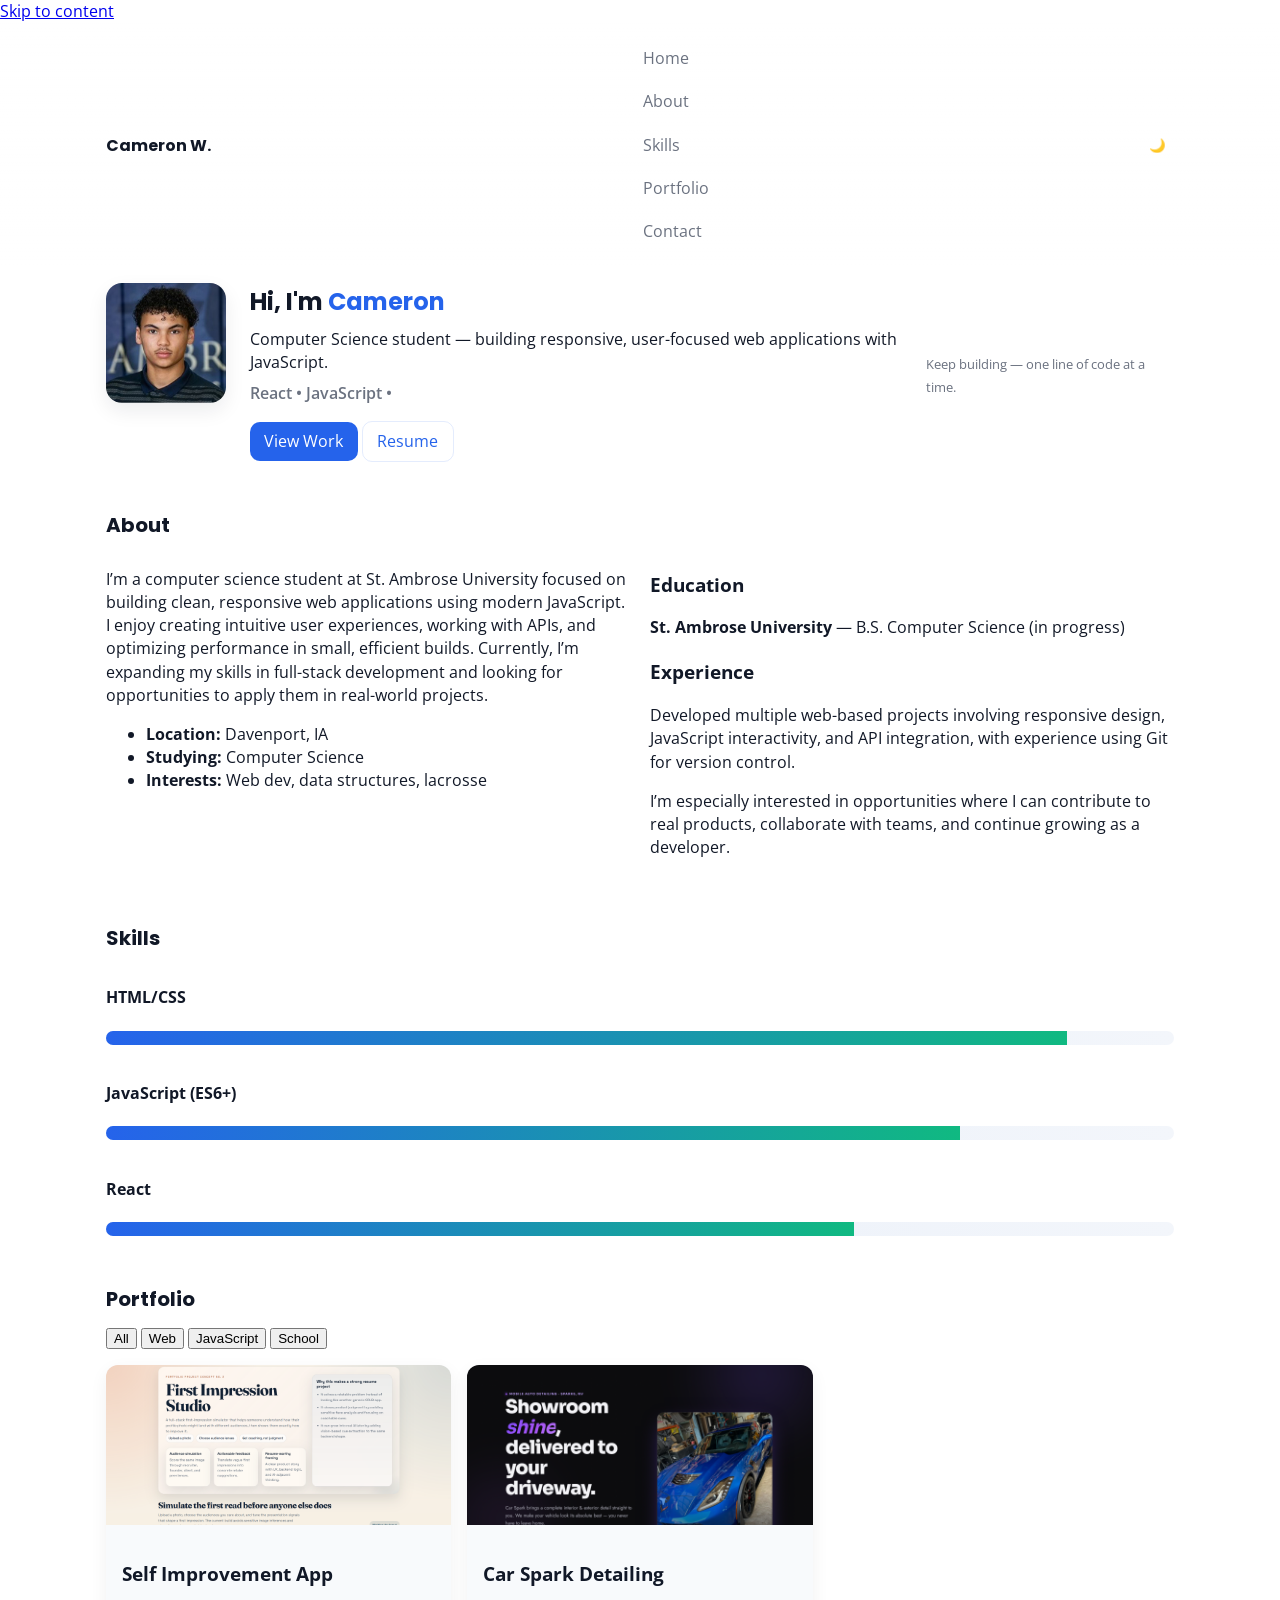
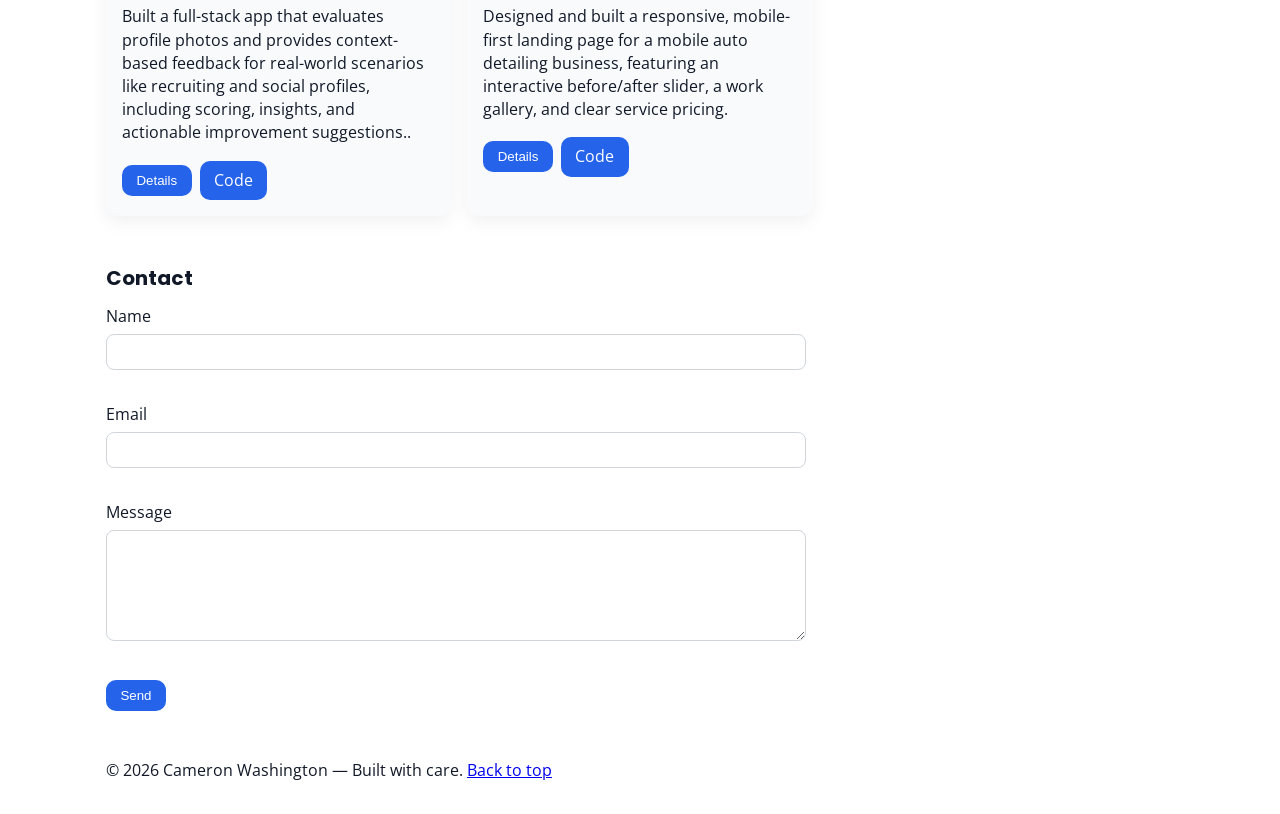
<file: index.html>
<!doctype html>
<html lang="en">
<head>
  <meta charset="utf-8" />
  <meta name="viewport" content="width=device-width,initial-scale=1" />
  <title>Cameron Washington — Portfolio</title>
  <meta name="description" content="Personal portfolio — projects, skills, contact.">
  <link rel="preconnect" href="https://fonts.googleapis.com">
  <link href="https://fonts.googleapis.com/css2?family=Inter:wght@300;400;600&family=Poppins:wght@600;700&family=Open+Sans:wght@400;600&display=swap" rel="stylesheet">
  <link rel="stylesheet" href="css/style.css">
  <link rel="stylesheet" href="css/animations.css">
  <link rel="stylesheet" href="css/responsive.css">
</head>
<body class="theme--light">
  <a class="skip-link" href="#main">Skip to content</a>

  <header class="site-header">
    <nav class="nav container" aria-label="Main navigation">
      <a href="#hero" class="nav__brand">Cameron W.</a>
      <button id="nav-toggle" class="nav__toggle" aria-expanded="false" aria-controls="nav-list">Menu</button>
      <ul id="nav-list" class="nav__list">
        <li class="nav__item"><a href="#hero" class="nav__link">Home</a></li>
        <li class="nav__item"><a href="#about" class="nav__link">About</a></li>
        <li class="nav__item"><a href="#skills" class="nav__link">Skills</a></li>
        <li class="nav__item"><a href="#portfolio" class="nav__link">Portfolio</a></li>
        <li class="nav__item"><a href="#contact" class="nav__link">Contact</a></li>
      </ul>
      <div class="nav__controls">
        <button id="theme-toggle" class="btn btn--ghost" aria-pressed="false" title="Toggle dark mode">🌙</button>
      </div>
    </nav>
  </header>

  <main id="main">
    <section id="hero" class="hero container">
      <div class="hero__content">
        <img src="images/profile.jpg" alt="Profile photo of Cameron" class="hero__avatar">
        <div>
          <h1 class="hero__title">Hi, I'm <span class="accent">Cameron</span></h1>
          <p class="hero__subtitle">Computer Science student — building responsive, user-focused web applications with JavaScript.</p>
          <p class="typing" aria-live="polite" id="typing-text"></p>
          <div class="hero__cta">
            <a href="#portfolio" class="btn">View Work</a>
            <a href="assets/resume.pdf" class="btn btn--outline" download>Resume</a>
          </div>
        </div>
      </div>
    </section>

    <section id="about" class="about container">
      <h2 class="section-title">About</h2>
      <div class="about__grid">
        <div>
          <p>I’m a computer science student at St. Ambrose University focused on building clean, responsive web applications using modern JavaScript. I enjoy creating intuitive user experiences, working with APIs, and optimizing performance in small, efficient builds. Currently, I’m expanding my skills in full-stack development and looking for opportunities to apply them in real-world projects.</p>
          <ul class="about__facts">
            <li><strong>Location:</strong> Davenport, IA</li>
            <li><strong>Studying:</strong> Computer Science</li>
            <li><strong>Interests:</strong> Web dev, data structures, lacrosse</li>
          </ul>
        </div>
        <div aria-hidden="true">
          <h3>Education</h3>
          <p><strong>St. Ambrose University</strong> — B.S. Computer Science (in progress)</p>
          <h3>Experience</h3>
          <p>Developed multiple web-based projects involving responsive design, JavaScript interactivity, and API integration, with experience using Git for version control.</p>
          <p>I’m especially interested in opportunities where I can contribute to real products, collaborate with teams, and continue growing as a developer.</p>
        </div>
      </div>
    </section>

    <section id="skills" class="skills container">
      <h2 class="section-title">Skills</h2>
      <div class="skills__list">
        <div class="skill">
          <h4>HTML/CSS</h4>
          <div class="progress" data-value="90" aria-hidden="true"><span class="progress__bar"></span></div>
        </div>
        <div class="skill">
          <h4>JavaScript (ES6+)</h4>
          <div class="progress" data-value="80"><span class="progress__bar"></span></div>
        </div>
        <div class="skill">
          <h4>React</h4>
          <div class="progress" data-value="70"><span class="progress__bar"></span></div>
        </div>
      </div>
    </section>

    <section id="portfolio" class="portfolio container">
      <h2 class="section-title">Portfolio</h2>

      <div class="portfolio__filters" role="tablist" aria-label="Filter projects">
        <button class="filter-btn active" data-filter="all" role="tab" aria-selected="true">All</button>
        <button class="filter-btn" data-filter="web" role="tab">Web</button>
        <button class="filter-btn" data-filter="js" role="tab">JavaScript</button>
        <button class="filter-btn" data-filter="school" role="tab">School</button>
      </div>

      <div class="portfolio__grid" id="projects">
        <article class="card project" data-tags="selfimprovement react project" tabindex="0">
          <img src="images/portfolio/project-2.png" alt="New web project screenshot" class="card__media">
          <div class="card__body">
            <h3 class="card__title">Self Improvement App</h3>
            <p class="card__text">Built a full-stack app that evaluates profile photos and provides context-based feedback for real-world scenarios like recruiting and social profiles, including scoring, insights, and actionable improvement suggestions..</p>
            <div class="card__actions">
              <button class="btn btn--sm js-open-modal" data-title="Self Improvement App" data-desc="A full-stack web application that analyzes user-uploaded photos and generates context-based first-impression feedback for scenarios like recruiting, networking, and social profiles. Built using React, Node.js, and MongoDB, the app features image uploads, structured scoring (lighting, expression, framing), and personalized recommendations to improve overall presentation.">Details</button>
              <a href="https://github.com/cam-washington/projectlm" class="btn btn--link" target="_blank" rel="noopener noreferrer">Code</a>
            </div>
          </div>
        </article>
        <article class="card project" data-tags="detailing web js project" tabindex="0">
          <img src="images/portfolio/car-detailing.png" alt="Car Spark mobile auto detailing website — landing page hero" class="card__media">
          <div class="card__body">
            <h3 class="card__title">Car Spark Detailing</h3>
            <p class="card__text">Designed and built a responsive, mobile-first landing page for a mobile auto detailing business, featuring an interactive before/after slider, a work gallery, and clear service pricing.</p>
            <div class="card__actions">
              <button class="btn btn--sm js-open-modal" data-title="Car Spark Mobile Auto Detailing" data-desc="A responsive, mobile-first marketing site for a mobile auto detailing business in Sparks, NV. Built with vanilla HTML, CSS, and JavaScript — no frameworks. Features a cinematic hero, an interactive drag-to-compare before/after slider, a photo gallery, set pricing tiers, and click-to-text/call booking, all with smooth scroll-reveal animations.">Details</button>
              <a href="https://github.com/cam-washington/carspark-detailing" class="btn btn--link" target="_blank" rel="noopener noreferrer">Code</a>
            </div>
          </div>
        </article>
      </div>
    </section>

    <div id="modal" class="modal" role="dialog" aria-modal="true" aria-hidden="true">
      <div class="modal__panel" role="document">
        <button class="modal__close" aria-label="Close modal">✕</button>
        <h3 id="modal-title"></h3>
        <p id="modal-desc"></p>
      </div>
    </div>

    <section id="contact" class="contact container">
      <h2 class="section-title">Contact</h2>
      <form id="contact-form" class="form" novalidate>
        <label class="form__row">
          <span class="form__label">Name</span>
          <input id="name" name="name" type="text" required minlength="2" class="form__control" />
          <small class="form__error" id="name-error" aria-live="polite"></small>
        </label>

        <label class="form__row">
          <span class="form__label">Email</span>
          <input id="email" name="email" type="email" required class="form__control" />
          <small class="form__error" id="email-error" aria-live="polite"></small>
        </label>

        <label class="form__row">
          <span class="form__label">Message</span>
          <textarea id="message" name="message" required minlength="10" rows="6" class="form__control"></textarea>
          <small class="form__error" id="message-error" aria-live="polite"></small>
        </label>

        <div class="form__actions">
          <button type="submit" class="btn">Send</button>
          <div id="form-status" role="status" aria-live="polite"></div>
        </div>
      </form>
    </section>
  </main>

  <footer class="site-footer container">
    <p>© <span id="year"></span> Cameron Washington — Built with care. <a href="#hero">Back to top</a></p>
  </footer>

  <button id="back-to-top" class="back-to-top" aria-label="Back to top">↑</button>

  <script src="js/main.js"></script>
  <script type="module" src="js/portfolio-filter.js"></script>
  <script type="module" src="js/api.js"></script>
</body>
</html>
</file>
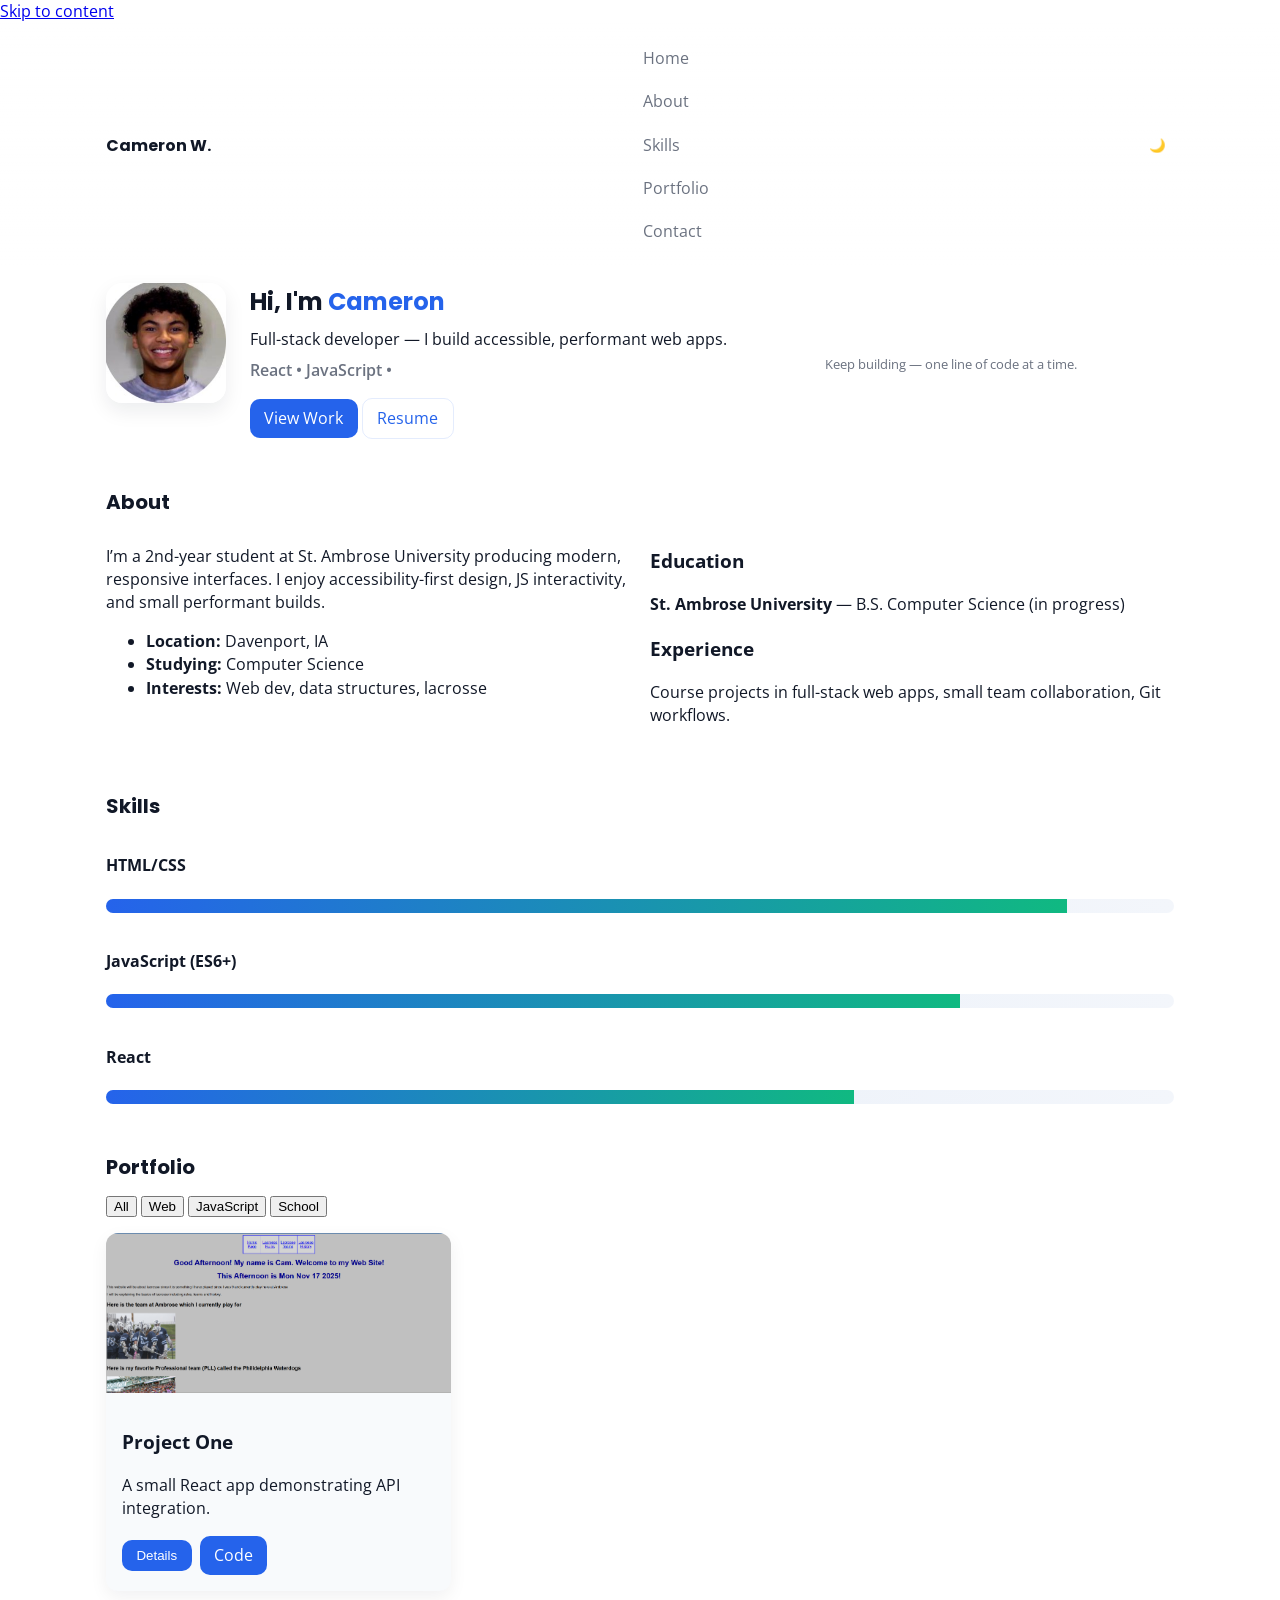
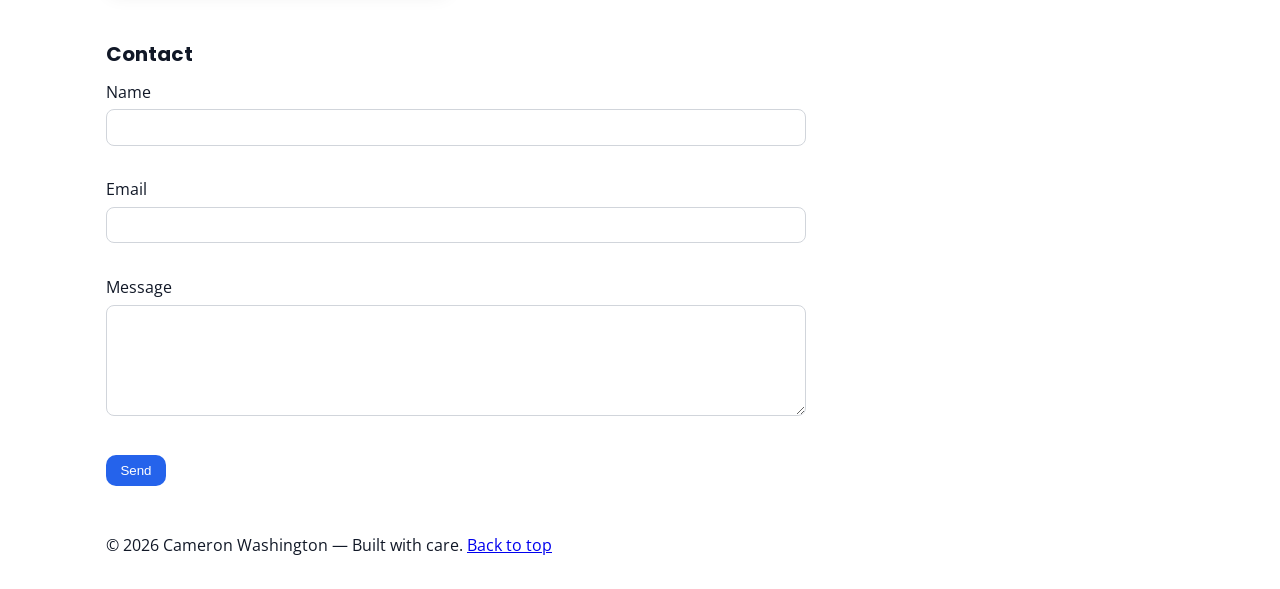
<file: webProgrammingProject/index.html>
<!doctype html>
<html lang="en">
<head>
  <meta charset="utf-8" />
  <meta name="viewport" content="width=device-width,initial-scale=1" />
  <title>Cameron Washington — Portfolio</title>
  <meta name="description" content="Personal portfolio — projects, skills, contact.">
  <link rel="preconnect" href="https://fonts.googleapis.com">
  <link href="https://fonts.googleapis.com/css2?family=Inter:wght@300;400;600&family=Poppins:wght@600;700&family=Open+Sans:wght@400;600&display=swap" rel="stylesheet">
  <link rel="stylesheet" href="css/style.css">
  <link rel="stylesheet" href="css/animations.css">
  <link rel="stylesheet" href="css/responsive.css">
</head>
<body class="theme--light">
  <a class="skip-link" href="#main">Skip to content</a>

  <header class="site-header">
    <nav class="nav container" aria-label="Main navigation">
      <a href="#hero" class="nav__brand">Cameron W.</a>
      <button id="nav-toggle" class="nav__toggle" aria-expanded="false" aria-controls="nav-list">Menu</button>
      <ul id="nav-list" class="nav__list">
        <li class="nav__item"><a href="#hero" class="nav__link">Home</a></li>
        <li class="nav__item"><a href="#about" class="nav__link">About</a></li>
        <li class="nav__item"><a href="#skills" class="nav__link">Skills</a></li>
        <li class="nav__item"><a href="#portfolio" class="nav__link">Portfolio</a></li>
        <li class="nav__item"><a href="#contact" class="nav__link">Contact</a></li>
      </ul>
      <div class="nav__controls">
        <button id="theme-toggle" class="btn btn--ghost" aria-pressed="false" title="Toggle dark mode">🌙</button>
      </div>
    </nav>
  </header>

  <main id="main">
    <!-- Hero -->
    <section id="hero" class="hero container">
      <div class="hero__content">
        <img src="images/profile.jpg" alt="Profile photo of Cameron" class="hero__avatar">
        <div>
          <h1 class="hero__title">Hi, I'm <span class="accent">Cameron</span></h1>
          <p class="hero__subtitle">Full-stack developer — I build accessible, performant web apps.</p>
          <p class="typing" aria-live="polite" id="typing-text"></p>
          <div class="hero__cta">
            <a href="#portfolio" class="btn">View Work</a>
            <a href="assets/resume.pdf" class="btn btn--outline" download>Resume</a>
          </div>
        </div>
      </div>
    </section>

    <!-- About -->
    <section id="about" class="about container">
      <h2 class="section-title">About</h2>
      <div class="about__grid">
        <div>
          <p>I’m a 2nd-year student at St. Ambrose University producing modern, responsive interfaces. I enjoy accessibility-first design, JS interactivity, and small performant builds.</p>
          <ul class="about__facts">
            <li><strong>Location:</strong> Davenport, IA</li>
            <li><strong>Studying:</strong> Computer Science</li>
            <li><strong>Interests:</strong> Web dev, data structures, lacrosse</li>
          </ul>
        </div>
        <div aria-hidden="true">
          <h3>Education</h3>
          <p><strong>St. Ambrose University</strong> — B.S. Computer Science (in progress)</p>
          <h3>Experience</h3>
          <p>Course projects in full-stack web apps, small team collaboration, Git workflows.</p>
        </div>
      </div>
    </section>

    <!-- Skills -->
    <section id="skills" class="skills container">
      <h2 class="section-title">Skills</h2>
      <div class="skills__list">
        <div class="skill">
          <h4>HTML/CSS</h4>
          <div class="progress" data-value="90" aria-hidden="true"><span class="progress__bar"></span></div>
        </div>
        <div class="skill">
          <h4>JavaScript (ES6+)</h4>
          <div class="progress" data-value="80"><span class="progress__bar"></span></div>
        </div>
        <div class="skill">
          <h4>React</h4>
          <div class="progress" data-value="70"><span class="progress__bar"></span></div>
        </div>
      </div>
    </section>

    <!-- Portfolio -->
    <section id="portfolio" class="portfolio container">
      <h2 class="section-title">Portfolio</h2>

      <div class="portfolio__filters" role="tablist" aria-label="Filter projects">
        <button class="filter-btn active" data-filter="all" role="tab" aria-selected="true">All</button>
        <button class="filter-btn" data-filter="web" role="tab">Web</button>
        <button class="filter-btn" data-filter="js" role="tab">JavaScript</button>
        <button class="filter-btn" data-filter="school" role="tab">School</button>
      </div>

      <div class="portfolio__grid" id="projects">
        <!-- Example item: add/replace with your projects -->
        <article class="card project" data-tags="web js" tabindex="0">
          <img src="images/portfolio/project-1.jpg" alt="Project 1 screenshot" class="card__media">
          <div class="card__body">
            <h3 class="card__title">Project One</h3>
            <p class="card__text">A small React app demonstrating API integration.</p>
            <div class="card__actions">
              <button class="btn btn--sm js-open-modal" data-title="Project One" data-desc="Detailed description for Project One.">Details</button>
              <a href="#" class="btn btn--link" target="_blank" rel="noopener">Code</a>
            </div>
          </div>
        </article>

        <!-- Add more project cards here -->
      </div>
    </section>

    <!-- Modal (hidden by default) -->
    <div id="modal" class="modal" role="dialog" aria-modal="true" aria-hidden="true">
      <div class="modal__panel" role="document">
        <button class="modal__close" aria-label="Close modal">✕</button>
        <h3 id="modal-title"></h3>
        <p id="modal-desc"></p>
      </div>
    </div>

    <!-- Contact -->
    <section id="contact" class="contact container">
      <h2 class="section-title">Contact</h2>
      <form id="contact-form" class="form" novalidate>
        <label class="form__row">
          <span class="form__label">Name</span>
          <input id="name" name="name" type="text" required minlength="2" class="form__control" />
          <small class="form__error" id="name-error" aria-live="polite"></small>
        </label>

        <label class="form__row">
          <span class="form__label">Email</span>
          <input id="email" name="email" type="email" required class="form__control" />
          <small class="form__error" id="email-error" aria-live="polite"></small>
        </label>

        <label class="form__row">
          <span class="form__label">Message</span>
          <textarea id="message" name="message" required minlength="10" rows="6" class="form__control"></textarea>
          <small class="form__error" id="message-error" aria-live="polite"></small>
        </label>

        <div class="form__actions">
          <button type="submit" class="btn">Send</button>
          <div id="form-status" role="status" aria-live="polite"></div>
        </div>
      </form>
    </section>
  </main>

  <footer class="site-footer container">
    <p>© <span id="year"></span> Cameron Washington — Built with care. <a href="#top">Back to top</a></p>
  </footer>

  <button id="back-to-top" class="back-to-top" aria-label="Back to top">↑</button>

  <script type="module" src="js/main.js"></script>
  <script type="module" src="js/form-validation.js"></script>
  <script type="module" src="js/portfolio-filter.js"></script>
  <script type="module" src="js/api.js"></script>
</body>
</html>
</file>
<file: css/style.css>
/* style.css — BEM naming */
/* Variables */
:root{
  --primary: #2563eb;
  --secondary: #10b981;
  --accent: #f59e0b;
  --bg: #ffffff;
  --muted: #6b7280;
  --text: #111827;
  --card: #f8fafc;
  --radius: 12px;
  --container: 1100px;
  --transition: 240ms cubic-bezier(.2,.9,.3,1);
  --focus: 3px solid rgba(37,99,235,.12);
}

.theme--dark{
  --bg: #0f1724;
  --card: #0b1220;
  --text: #e6eef8;
  --muted: #9aa6b2;
}

/* Global reset & layout */
*{box-sizing:border-box}
html,body{height:100%}
body{
  margin:0;
  font-family: "Open Sans", system-ui, -apple-system, "Segoe UI", Roboto, "Helvetica Neue", Arial;
  color:var(--text);
  background:var(--bg);
  -webkit-font-smoothing:antialiased;
  -moz-osx-font-smoothing:grayscale;
  line-height:1.45;
  transition: background var(--transition), color var(--transition);
}

/* container */
.container{max-width:var(--container);margin:0 auto;padding:1.5rem}

/* header & nav */
.site-header{position:sticky;top:0;z-index:40;background:linear-gradient(180deg,rgba(255,255,255,.6),transparent);backdrop-filter: blur(4px);}
.theme--dark .site-header{background:linear-gradient(180deg,rgba(15,23,36,.75),transparent);}
.nav{display:flex;align-items:center;gap:1rem;justify-content:space-between;padding:.6rem 0}
.nav__brand{font-weight:700;font-family:Poppins,Inter;border-radius:6px;text-decoration:none;color:var(--text)}
.nav__list{display:flex;gap:.25rem;list-style:none;margin:0;padding:0}
.nav__link{display:inline-block;padding:.5rem .75rem;border-radius:6px;text-decoration:none;color:var(--muted)}
.nav__link:focus,.nav__link:hover{color:var(--text);background:var(--card)}
.nav__toggle{display:none}

/* hero */
.hero{padding:3rem 0;display:flex;align-items:center}
.hero__content{display:flex;gap:1.5rem;align-items:center}
.hero__avatar{width:120px;height:120px;border-radius:16px;object-fit:cover;box-shadow:0 8px 20px rgba(16,24,40,.08)}
.hero__title{font-family:Poppins,Inter;font-weight:700;margin:.1rem 0 0}
.hero__subtitle{margin:.5rem 0}
.accent{color:var(--primary)}

/* buttons */
.btn{display:inline-block;padding:.5rem .9rem;border-radius:10px;background:var(--primary);color:white;text-decoration:none;border:0;cursor:pointer;transition:transform .12s}
.btn:active{transform:translateY(1px)}
.btn--outline{background:transparent;border:1px solid rgba(37,99,235,.12);color:var(--primary)}
.btn--ghost{background:transparent;border:0;padding:.25rem .5rem}

/* sections */
.section-title{font-family:Poppins;font-size:1.25rem;margin-bottom:.75rem}
.about__grid{display:grid;gap:1.25rem;grid-template-columns:1fr 1fr}
.skills__list{display:flex;flex-direction:column;gap:1rem}
.progress{background:linear-gradient(90deg,#e6edf8,#f3f6fb);border-radius:8px;overflow:hidden;height:14px}
.progress__bar{display:block;height:100%;width:0%;background:linear-gradient(90deg,var(--primary),var(--secondary));transition:width 900ms ease}

/* portfolio */
.portfolio__grid{display:grid;grid-template-columns:repeat(3,1fr);gap:1rem;margin-top:1rem}
.card{background:var(--card);border-radius:12px;overflow:hidden;box-shadow:0 6px 18px rgba(16,24,40,.06)}
.card__media{width:100%;height:160px;object-fit:cover;display:block}
.card__body{padding:1rem}
.card__actions{display:flex;gap:.5rem;align-items:center}

/* contact form */
.form{max-width:700px}
.form__row{display:block;margin-bottom:.75rem}
.form__label{display:block;margin-bottom:.35rem}
.form__control{width:100%;padding:.6rem;border-radius:8px;border:1px solid #d1d5db;background:transparent;color:inherit}
.form__error{color:#b91c1c;font-size:.85rem;height:1.05rem;display:block;margin-top:.25rem}

/* modal */
.modal{position:fixed;inset:0;display:flex;align-items:center;justify-content:center;padding:1.5rem;background:rgba(2,6,23,.5);opacity:0;pointer-events:none;transition:opacity var(--transition)}
.modal[aria-hidden="false"]{opacity:1;pointer-events:auto}
.modal__panel{background:var(--bg);border-radius:12px;padding:1.25rem;max-width:720px;width:100%;box-shadow:0 20px 60px rgba(2,6,23,.5)}
.modal__close{position:absolute;right:1.5rem;top:1rem;background:transparent;border:0;font-size:1.15rem}

/* back to top */
.back-to-top{position:fixed;right:1rem;bottom:1rem;border-radius:50%;width:46px;height:46px;border:0;display:none;align-items:center;justify-content:center;box-shadow:0 8px 30px rgba(2,6,23,.12)}

.show{display:flex}

/* utility */
.text-muted{color:var(--muted)}

/* accessibility focus */
a:focus,button:focus,input:focus,textarea:focus{outline:none;box-shadow:var(--focus)}

/* small screens handled in responsive.css */
</file>
<file: css/animations.css>
/* Simple typing animation & fades */
.typing{font-weight:600;min-height:1.2rem;margin-top:.5rem;color:var(--muted)}
@keyframes float {
  from { transform: translateY(0) }
  50% { transform: translateY(-6px) }
  to { transform: translateY(0) }
}
.hero__avatar{animation:float 6s ease-in-out infinite}

/* slight hover scale */
.card:hover{transform:translateY(-6px);transition:transform 200ms ease}
</file>
<file: css/responsive.css>
/* mobile-first adjustments */
.nav__list{display:none;flex-direction:column;gap:.25rem;background:transparent;position:absolute;right:1rem;top:64px;padding:1rem;border-radius:8px}
.nav__toggle{display:inline-flex}
.nav__toggle[aria-expanded="true"] + #nav-list{display:flex}

.hero__content{flex-direction:column;align-items:flex-start}
.about__grid{grid-template-columns:1fr}
.portfolio__grid{grid-template-columns:repeat(1,1fr)}
.container{padding:1rem}

/* medium screens */
@media(min-width:768px){
  .nav__list{position:static;display:flex;background:transparent;padding:0}
  .nav__toggle{display:none}
  .hero__content{flex-direction:row}
  .portfolio__grid{grid-template-columns:repeat(2,1fr)}
}

/* large screens */
@media(min-width:1100px){
  .portfolio__grid{grid-template-columns:repeat(3,1fr)}
  .about__grid{grid-template-columns:1fr 1fr}
}
</file>
<file: webProgrammingProject/css/style.css>
/* style.css — BEM naming */
/* Variables */
:root{
  --primary: #2563eb;
  --secondary: #10b981;
  --accent: #f59e0b;
  --bg: #ffffff;
  --muted: #6b7280;
  --text: #111827;
  --card: #f8fafc;
  --radius: 12px;
  --container: 1100px;
  --transition: 240ms cubic-bezier(.2,.9,.3,1);
  --focus: 3px solid rgba(37,99,235,.12);
}

.theme--dark{
  --bg: #0f1724;
  --card: #0b1220;
  --text: #e6eef8;
  --muted: #9aa6b2;
}

/* Global reset & layout */
*{box-sizing:border-box}
html,body{height:100%}
body{
  margin:0;
  font-family: "Open Sans", system-ui, -apple-system, "Segoe UI", Roboto, "Helvetica Neue", Arial;
  color:var(--text);
  background:var(--bg);
  -webkit-font-smoothing:antialiased;
  -moz-osx-font-smoothing:grayscale;
  line-height:1.45;
  transition: background var(--transition), color var(--transition);
}

/* container */
.container{max-width:var(--container);margin:0 auto;padding:1.5rem}

/* header & nav */
.site-header{position:sticky;top:0;z-index:40;background:linear-gradient(180deg,rgba(255,255,255,.6),transparent);backdrop-filter: blur(4px);}
.theme--dark .site-header{background:linear-gradient(180deg,rgba(15,23,36,.75),transparent);}
.nav{display:flex;align-items:center;gap:1rem;justify-content:space-between;padding:.6rem 0}
.nav__brand{font-weight:700;font-family:Poppins,Inter;border-radius:6px;text-decoration:none;color:var(--text)}
.nav__list{display:flex;gap:.25rem;list-style:none;margin:0;padding:0}
.nav__link{display:inline-block;padding:.5rem .75rem;border-radius:6px;text-decoration:none;color:var(--muted)}
.nav__link:focus,.nav__link:hover{color:var(--text);background:var(--card)}
.nav__toggle{display:none}

/* hero */
.hero{padding:3rem 0;display:flex;align-items:center}
.hero__content{display:flex;gap:1.5rem;align-items:center}
.hero__avatar{width:120px;height:120px;border-radius:16px;object-fit:cover;box-shadow:0 8px 20px rgba(16,24,40,.08)}
.hero__title{font-family:Poppins,Inter;font-weight:700;margin:.1rem 0 0}
.hero__subtitle{margin:.5rem 0}
.accent{color:var(--primary)}

/* buttons */
.btn{display:inline-block;padding:.5rem .9rem;border-radius:10px;background:var(--primary);color:white;text-decoration:none;border:0;cursor:pointer;transition:transform .12s}
.btn:active{transform:translateY(1px)}
.btn--outline{background:transparent;border:1px solid rgba(37,99,235,.12);color:var(--primary)}
.btn--ghost{background:transparent;border:0;padding:.25rem .5rem}

/* sections */
.section-title{font-family:Poppins;font-size:1.25rem;margin-bottom:.75rem}
.about__grid{display:grid;gap:1.25rem;grid-template-columns:1fr 1fr}
.skills__list{display:flex;flex-direction:column;gap:1rem}
.progress{background:linear-gradient(90deg,#e6edf8,#f3f6fb);border-radius:8px;overflow:hidden;height:14px}
.progress__bar{display:block;height:100%;width:0%;background:linear-gradient(90deg,var(--primary),var(--secondary));transition:width 900ms ease}

/* portfolio */
.portfolio__grid{display:grid;grid-template-columns:repeat(3,1fr);gap:1rem;margin-top:1rem}
.card{background:var(--card);border-radius:12px;overflow:hidden;box-shadow:0 6px 18px rgba(16,24,40,.06)}
.card__media{width:100%;height:160px;object-fit:cover;display:block}
.card__body{padding:1rem}
.card__actions{display:flex;gap:.5rem;align-items:center}

/* contact form */
.form{max-width:700px}
.form__row{display:block;margin-bottom:.75rem}
.form__label{display:block;margin-bottom:.35rem}
.form__control{width:100%;padding:.6rem;border-radius:8px;border:1px solid #d1d5db;background:transparent;color:inherit}
.form__error{color:#b91c1c;font-size:.85rem;height:1.05rem;display:block;margin-top:.25rem}

/* modal */
.modal{position:fixed;inset:0;display:flex;align-items:center;justify-content:center;padding:1.5rem;background:rgba(2,6,23,.5);opacity:0;pointer-events:none;transition:opacity var(--transition)}
.modal[aria-hidden="false"]{opacity:1;pointer-events:auto}
.modal__panel{background:var(--bg);border-radius:12px;padding:1.25rem;max-width:720px;width:100%;box-shadow:0 20px 60px rgba(2,6,23,.5)}
.modal__close{position:absolute;right:1.5rem;top:1rem;background:transparent;border:0;font-size:1.15rem}

/* back to top */
.back-to-top{position:fixed;right:1rem;bottom:1rem;border-radius:50%;width:46px;height:46px;border:0;display:none;align-items:center;justify-content:center;box-shadow:0 8px 30px rgba(2,6,23,.12)}

.show{display:flex}

/* utility */
.text-muted{color:var(--muted)}

/* accessibility focus */
a:focus,button:focus,input:focus,textarea:focus{outline:none;box-shadow:var(--focus)}

/* small screens handled in responsive.css */
</file>
<file: webProgrammingProject/css/animations.css>
/* Simple typing animation & fades */
.typing{font-weight:600;min-height:1.2rem;margin-top:.5rem;color:var(--muted)}
@keyframes float {
  from { transform: translateY(0) }
  50% { transform: translateY(-6px) }
  to { transform: translateY(0) }
}
.hero__avatar{animation:float 6s ease-in-out infinite}

/* slight hover scale */
.card:hover{transform:translateY(-6px);transition:transform 200ms ease}
</file>
<file: webProgrammingProject/css/responsive.css>
/* mobile-first adjustments */
.nav__list{display:none;flex-direction:column;gap:.25rem;background:transparent;position:absolute;right:1rem;top:64px;padding:1rem;border-radius:8px}
.nav__toggle{display:inline-flex}
.nav__toggle[aria-expanded="true"] + #nav-list{display:flex}

.hero__content{flex-direction:column;align-items:flex-start}
.about__grid{grid-template-columns:1fr}
.portfolio__grid{grid-template-columns:repeat(1,1fr)}
.container{padding:1rem}

/* medium screens */
@media(min-width:768px){
  .nav__list{position:static;display:flex;background:transparent;padding:0}
  .nav__toggle{display:none}
  .hero__content{flex-direction:row}
  .portfolio__grid{grid-template-columns:repeat(2,1fr)}
}

/* large screens */
@media(min-width:1100px){
  .portfolio__grid{grid-template-columns:repeat(3,1fr)}
  .about__grid{grid-template-columns:1fr 1fr}
}
</file>
